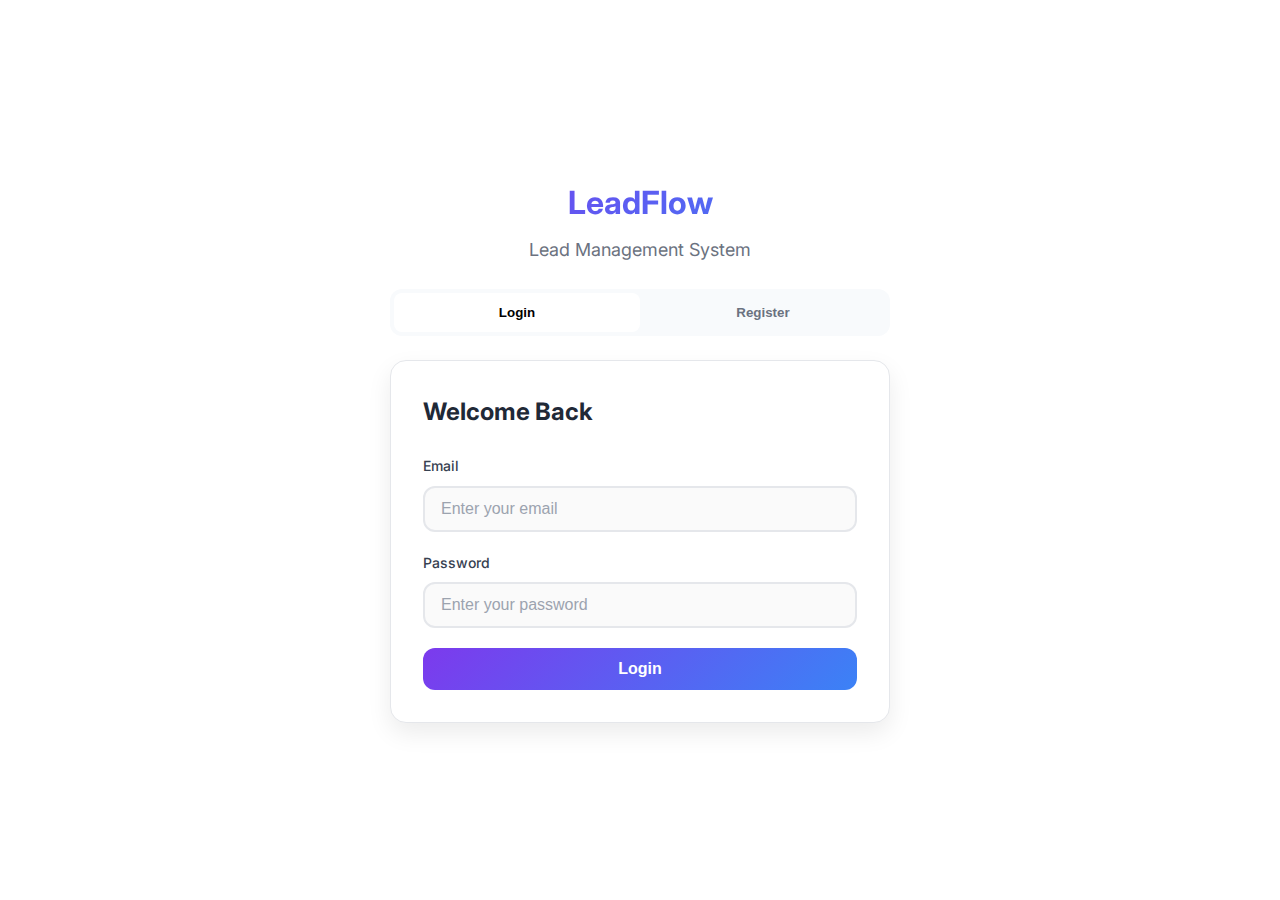
<file: dashboard.html>
<!DOCTYPE html>
<html lang="en">
<head>
    <meta charset="UTF-8">
    <meta name="viewport" content="width=device-width, initial-scale=1.0">
    <title>Lead Management System - Dashboard</title>
    <link rel="stylesheet" href="src/styles/global.css">
</head>
<body>
    <!-- Header -->
    <header class="header">
        <div class="container">
            <div class="header-content">
                <h1 class="logo">LeadFlow</h1>
                <div style="display: flex; gap: 16px; align-items: center;">
                    <a href="/submit-lead.html" class="btn btn-primary">+ Add Referral</a>
                    <button id="logoutBtn" class="btn btn-secondary">Logout</button>
                </div>
            </div>
        </div>
    </header>

    <div class="container" style="padding-top: 32px;">
        <!-- Loading State -->
        <div id="loadingState" class="text-center">
            <div class="spinner"></div>
            <p style="color: #6b7280; margin-top: 16px;">Loading dashboard...</p>
        </div>

        <!-- Main Content -->
        <div id="mainContent" class="hidden">
            <div style="display: grid; grid-template-columns: 2fr 1fr; gap: 32px; margin-bottom: 32px;">
                
                <!-- Left Column - My Leads -->
                <div>
                    <div style="background: white; border-radius: 16px; padding: 32px; box-shadow: 0 4px 6px rgba(0, 0, 0, 0.05);">
                        <div style="display: flex; justify-content: space-between; align-items: center; margin-bottom: 24px;">
                            <h2 style="font-size: 24px; font-weight: 700; color: #1f2937;">My Qualified Leads</h2>
                            <div id="leadCount" style="background: linear-gradient(135deg, #7c3aed 0%, #3b82f6 100%); color: white; padding: 8px 16px; border-radius: 20px; font-weight: 600; font-size: 14px;">
                                0 leads
                            </div>
                        </div>

                        <!-- Leads Table -->
                        <div id="leadsTableContainer">
                            <table class="table" id="leadsTable">
                                <thead>
                                    <tr>
                                        <th>Name</th>
                                        <th>Mobile</th>
                                        <th>Email</th>
                                        <th>Status</th>
                                        <th>Resume</th>
                                    </tr>
                                </thead>
                                <tbody id="leadsTableBody">
                                    <!-- Dynamic content -->
                                </tbody>
                            </table>
                            
                            <!-- Empty State -->
                            <div id="emptyLeadsState" class="text-center hidden" style="padding: 48px 24px;">
                                <div style="font-size: 48px; margin-bottom: 16px;">📋</div>
                                <h3 style="font-size: 18px; font-weight: 600; color: #374151; margin-bottom: 8px;">No leads yet</h3>
                                <p style="color: #6b7280; margin-bottom: 24px;">Start referring qualified candidates!</p>
                                <a href="/submit-lead.html" class="btn btn-primary">Add Your First Lead</a>
                            </div>
                        </div>
                    </div>
                </div>

                <!-- Right Column - Leaderboard -->
                <div>
                    <div style="background: white; border-radius: 16px; padding: 32px; box-shadow: 0 4px 6px rgba(0, 0, 0, 0.05);">
                        <h2 style="font-size: 20px; font-weight: 700; color: #1f2937; margin-bottom: 24px;">🏆 Top Referrers</h2>
                        
                        <div id="leaderboardContainer">
                            <!-- Dynamic leaderboard content -->
                        </div>

                        <!-- Empty Leaderboard State -->
                        <div id="emptyLeaderboardState" class="text-center hidden" style="padding: 24px;">
                            <div style="font-size: 32px; margin-bottom: 12px;">🏆</div>
                            <p style="color: #6b7280; font-size: 14px;">Leaderboard will appear here</p>
                        </div>
                    </div>
                </div>
            </div>
        </div>
    </div>

    <script src="src/utils/config.js"></script>
    <script src="src/utils/api.js"></script>
    <script src="src/utils/toast.js"></script>
    <script>
        // Check authentication on page load
        if (!checkAuth()) {
            // checkAuth redirects to login if no token
        }

        const loadingState = document.getElementById('loadingState');
        const mainContent = document.getElementById('mainContent');
        const leadCount = document.getElementById('leadCount');
        const leadsTableBody = document.getElementById('leadsTableBody');
        const leaderboardContainer = document.getElementById('leaderboardContainer');
        const emptyLeadsState = document.getElementById('emptyLeadsState');
        const emptyLeaderboardState = document.getElementById('emptyLeaderboardState');
        const leadsTable = document.getElementById('leadsTable');

        // Logout functionality
        document.getElementById('logoutBtn').addEventListener('click', logout);

        // Load dashboard data
        async function loadDashboard() {
            try {
                // Load leads and leaderboard in parallel
                const [dashboardData, leaderboardData] = await Promise.all([
                    apiClient.getDashboard(),
                    apiClient.getLeaderboard()
                ]);

                // Hide loading, show content
                loadingState.classList.add('hidden');
                mainContent.classList.remove('hidden');

                // Update lead count
                const leadsCount = dashboardData.leads ? dashboardData.leads.length : 0;
                leadCount.textContent = `${leadsCount} lead${leadsCount !== 1 ? 's' : ''}`;

                // Populate leads table
                if (leadsCount > 0) {
                    populateLeadsTable(dashboardData.leads);
                    leadsTable.classList.remove('hidden');
                    emptyLeadsState.classList.add('hidden');
                } else {
                    leadsTable.classList.add('hidden');
                    emptyLeadsState.classList.remove('hidden');
                }

                // Populate leaderboard
                if (leaderboardData.topReferrers && leaderboardData.topReferrers.length > 0) {
                    populateLeaderboard(leaderboardData.topReferrers);
                    leaderboardContainer.classList.remove('hidden');
                    emptyLeaderboardState.classList.add('hidden');
                } else {
                    leaderboardContainer.classList.add('hidden');
                    emptyLeaderboardState.classList.remove('hidden');
                }

            } catch (error) {
                loadingState.classList.add('hidden');
                mainContent.classList.remove('hidden');
                toast.error('Failed to load dashboard: ' + error.message);
            }
        }

        function populateLeadsTable(leads) {
            leadsTableBody.innerHTML = '';
            
            leads.forEach(lead => {
                const row = document.createElement('tr');
                
                // Status badge styling
                const statusClass = lead.status === 'qualified' ? 'success' : 
                                  lead.status === 'pending' ? 'warning' : 'error';
                
                row.innerHTML = `
                    <td style="font-weight: 500;">${lead.name}</td>
                    <td>${lead.mobile}</td>
                    <td>${lead.email}</td>
                    <td>
                        <span class="alert alert-${statusClass}" style="padding: 4px 12px; font-size: 12px; border-radius: 20px; border: none; margin: 0;">
                            ${lead.status}
                        </span>
                    </td>
                    <td>
                        ${lead.resumeUrl ? 
                            `<a href="${lead.resumeUrl}" target="_blank" class="btn btn-secondary" style="padding: 6px 12px; font-size: 12px; text-decoration: none;">
                                📄 View
                            </a>` : 
                            '<span style="color: #6b7280; font-size: 12px;">No resume</span>'
                        }
                    </td>
                `;
                
                leadsTableBody.appendChild(row);
            });
        }

        function populateLeaderboard(topReferrers) {
            leaderboardContainer.innerHTML = '';
            
            topReferrers.slice(0, 5).forEach((referrer, index) => {
                const item = document.createElement('div');
                item.style.cssText = `
                    display: flex;
                    align-items: center;
                    justify-content: space-between;
                    padding: 16px;
                    margin-bottom: 12px;
                    background: ${index === 0 ? 'linear-gradient(135deg, #fef3c7 0%, #fde68a 100%)' : '#f8fafc'};
                    border-radius: 12px;
                    border: 1px solid ${index === 0 ? '#f59e0b' : '#e5e7eb'};
                `;
                
                const medal = index === 0 ? '🥇' : index === 1 ? '🥈' : index === 2 ? '🥉' : `${index + 1}.`;
                
                item.innerHTML = `
                    <div style="display: flex; align-items: center; gap: 12px;">
                        <span style="font-size: 20px;">${medal}</span>
                        <div>
                            <div style="font-weight: 600; color: #1f2937;">${referrer.name}</div>
                            <div style="font-size: 12px; color: #6b7280;">${referrer.leadCount} lead${referrer.leadCount !== 1 ? 's' : ''}</div>
                        </div>
                    </div>
                    <div style="font-weight: 700; color: #7c3aed; font-size: 18px;">
                        ${referrer.leadCount}
                    </div>
                `;
                
                leaderboardContainer.appendChild(item);
            });
        }

        // Load dashboard on page load
        loadDashboard();

        // Add responsive styles for mobile
        const mediaQuery = window.matchMedia('(max-width: 768px)');
        
        function handleMobileView(e) {
            const grid = document.querySelector('[style*="grid-template-columns: 2fr 1fr"]');
            if (grid) {
                if (e.matches) {
                    grid.style.gridTemplateColumns = '1fr';
                } else {
                    grid.style.gridTemplateColumns = '2fr 1fr';
                }
            }
        }
        
        mediaQuery.addListener(handleMobileView);
        handleMobileView(mediaQuery);
    </script>
</body>
</html>
</file>
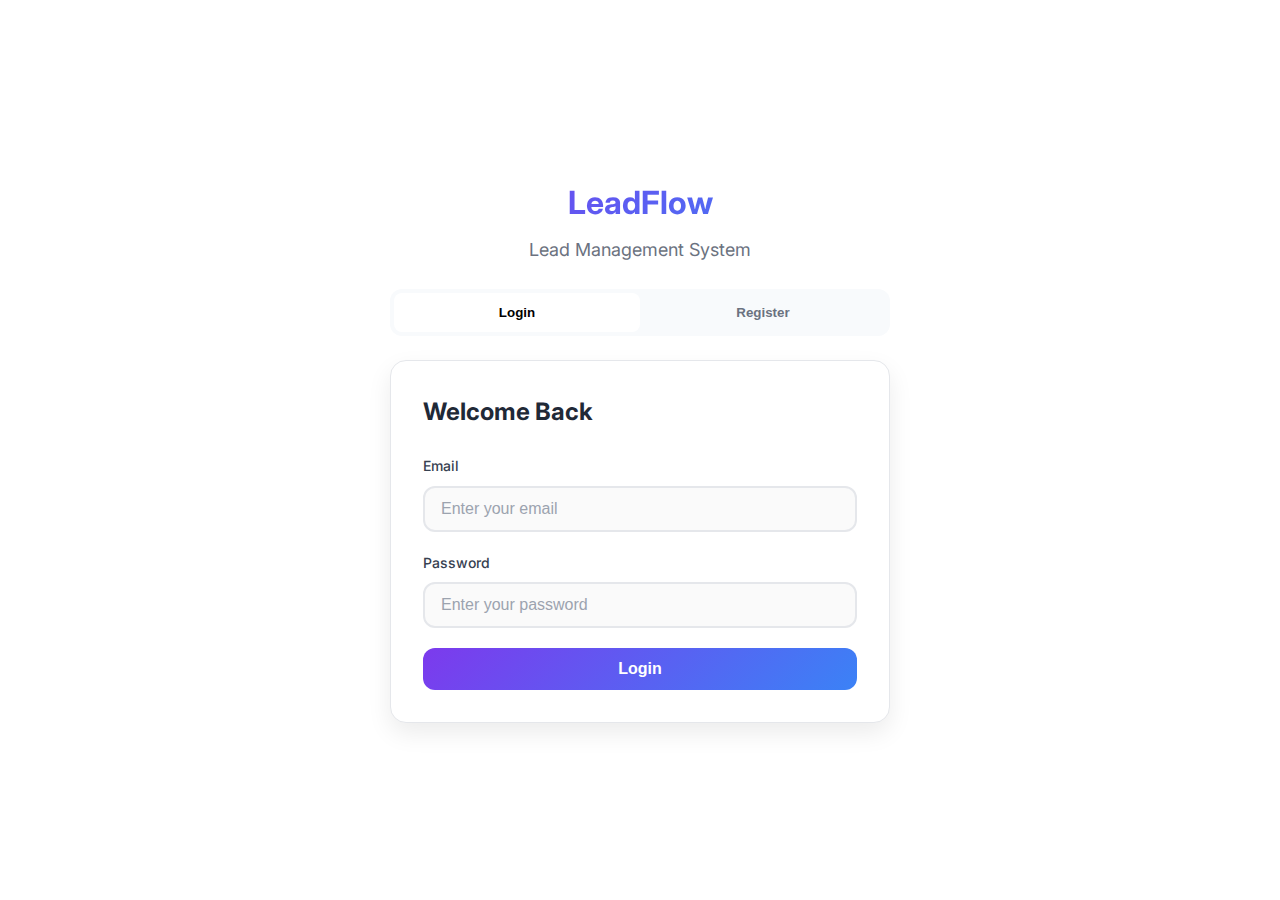
<file: login.html>
<!DOCTYPE html>
<html lang="en">
<head>
    <meta charset="UTF-8">
    <meta name="viewport" content="width=device-width, initial-scale=1.0">
    <title>Lead Management System - Login</title>
    <link rel="stylesheet" href="src/styles/global.css">
</head>
<body>
    <div class="container">
        <div style="min-height: 100vh; display: flex; align-items: center; justify-content: center; padding: 20px 0;">
            <div style="width: 100%; max-width: 500px;">
                <!-- Header -->
                <div class="text-center mb-6">
                    <h1 class="logo" style="font-size: 32px; margin-bottom: 8px;">LeadFlow</h1>
                    <p style="color: #6b7280; font-size: 18px;">Lead Management System</p>
                </div>

                <!-- Tab Navigation -->
                <div style="display: flex; margin-bottom: 24px; background: #f8fafc; border-radius: 12px; padding: 4px;">
                    <button id="loginTab" class="tab-button active" style="flex: 1; padding: 12px; background: white; border: none; border-radius: 8px; font-weight: 600; cursor: pointer; transition: all 0.2s;">
                        Login
                    </button>
                    <button id="registerTab" class="tab-button" style="flex: 1; padding: 12px; background: transparent; border: none; border-radius: 8px; font-weight: 600; cursor: pointer; transition: all 0.2s; color: #6b7280;">
                        Register
                    </button>
                </div>

                <!-- Login Form -->
                <div id="loginForm" class="form-card">
                    <h2 style="font-size: 24px; font-weight: 700; margin-bottom: 24px; color: #1f2937;">Welcome Back</h2>
                    
                    <form id="loginFormElement">
                        <div class="form-group">
                            <label for="loginEmail" class="form-label">Email</label>
                            <input type="email" id="loginEmail" class="form-input" placeholder="Enter your email" required>
                        </div>
                        
                        <div class="form-group">
                            <label for="loginPassword" class="form-label">Password</label>
                            <input type="password" id="loginPassword" class="form-input" placeholder="Enter your password" required>
                        </div>
                        
                        <button type="submit" class="btn btn-primary w-full">
                            <span id="loginBtnText">Login</span>
                            <div id="loginSpinner" class="spinner hidden" style="width: 20px; height: 20px; margin: 0 auto;"></div>
                        </button>
                    </form>
                </div>

                <!-- Register Form -->
                <div id="registerForm" class="form-card hidden">
                    <h2 style="font-size: 24px; font-weight: 700; margin-bottom: 24px; color: #1f2937;">Create Account</h2>
                    
                    <form id="registerFormElement">
                        <div class="form-group">
                            <label for="registerName" class="form-label">Name</label>
                            <input type="text" id="registerName" class="form-input" placeholder="Enter your full name" required>
                        </div>
                        
                        <div class="form-group">
                            <label for="registerEmail" class="form-label">Company Email</label>
                            <input type="email" id="registerEmail" class="form-input" placeholder="Enter your company email" required>
                        </div>
                        
                        <div class="form-group">
                            <label for="registerEmployeeId" class="form-label">Employee ID</label>
                            <input type="text" id="registerEmployeeId" class="form-input" placeholder="Enter your employee ID" required>
                        </div>
                        
                        <div class="form-group">
                            <label for="registerPassword" class="form-label">Password</label>
                            <input type="password" id="registerPassword" class="form-input" placeholder="Create a password" required>
                        </div>
                        
                        <button type="submit" class="btn btn-primary w-full">
                            <span id="registerBtnText">Register</span>
                            <div id="registerSpinner" class="spinner hidden" style="width: 20px; height: 20px; margin: 0 auto;"></div>
                        </button>
                    </form>
                </div>
            </div>
        </div>
    </div>

    <script src="src/utils/config.js"></script>
    <script src="src/utils/api.js"></script>
    <script src="src/utils/toast.js"></script>
    <script>
        // Tab switching functionality
        const loginTab = document.getElementById('loginTab');
        const registerTab = document.getElementById('registerTab');
        const loginForm = document.getElementById('loginForm');
        const registerForm = document.getElementById('registerForm');

        function showLogin() {
            loginTab.style.background = 'white';
            loginTab.style.color = '#1f2937';
            registerTab.style.background = 'transparent';
            registerTab.style.color = '#6b7280';
            loginForm.classList.remove('hidden');
            registerForm.classList.add('hidden');
        }

        function showRegister() {
            registerTab.style.background = 'white';
            registerTab.style.color = '#1f2937';
            loginTab.style.background = 'transparent';
            loginTab.style.color = '#6b7280';
            registerForm.classList.remove('hidden');
            loginForm.classList.add('hidden');
        }

        loginTab.addEventListener('click', showLogin);
        registerTab.addEventListener('click', showRegister);

        // Check if already logged in
        if (apiClient.getToken()) {
            window.location.href = '/dashboard.html';
        }

        // Login form submission
        document.getElementById('loginFormElement').addEventListener('submit', async (e) => {
            e.preventDefault();
            
            const email = document.getElementById('loginEmail').value;
            const password = document.getElementById('loginPassword').value;
            
            const btnText = document.getElementById('loginBtnText');
            const spinner = document.getElementById('loginSpinner');
            
            // Show loading state
            btnText.classList.add('hidden');
            spinner.classList.remove('hidden');
            
            try {
                const response = await apiClient.login(email, password);
                apiClient.setToken(response.token);
                toast.success('Login successful! Redirecting...');
                setTimeout(() => {
                    window.location.href = '/dashboard.html';
                }, 1000);
            } catch (error) {
                toast.error(error.message || 'Login failed. Please check your credentials.');
            } finally {
                // Reset loading state
                btnText.classList.remove('hidden');
                spinner.classList.add('hidden');
            }
        });

        // Register form submission
        document.getElementById('registerFormElement').addEventListener('submit', async (e) => {
            e.preventDefault();
            
            const fullName = document.getElementById('registerName').value;
            const email = document.getElementById('registerEmail').value;
            const employeeId = document.getElementById('registerEmployeeId').value;
            const password = document.getElementById('registerPassword').value;
            
            const btnText = document.getElementById('registerBtnText');
            const spinner = document.getElementById('registerSpinner');
            
            // Show loading state
            btnText.classList.add('hidden');
            spinner.classList.remove('hidden');
            
            try {
                const response = await apiClient.register(fullName, email, employeeId, password);
                apiClient.setToken(response.token);
                toast.success('Registration successful! Redirecting...');
                setTimeout(() => {
                    window.location.href = '/dashboard.html';
                }, 1000);
            } catch (error) {
                toast.error(error.message || 'Registration failed. Please try again.');
            } finally {
                // Reset loading state
                btnText.classList.remove('hidden');
                spinner.classList.add('hidden');
            }
        });
    </script>
</body>
</html>
</file>
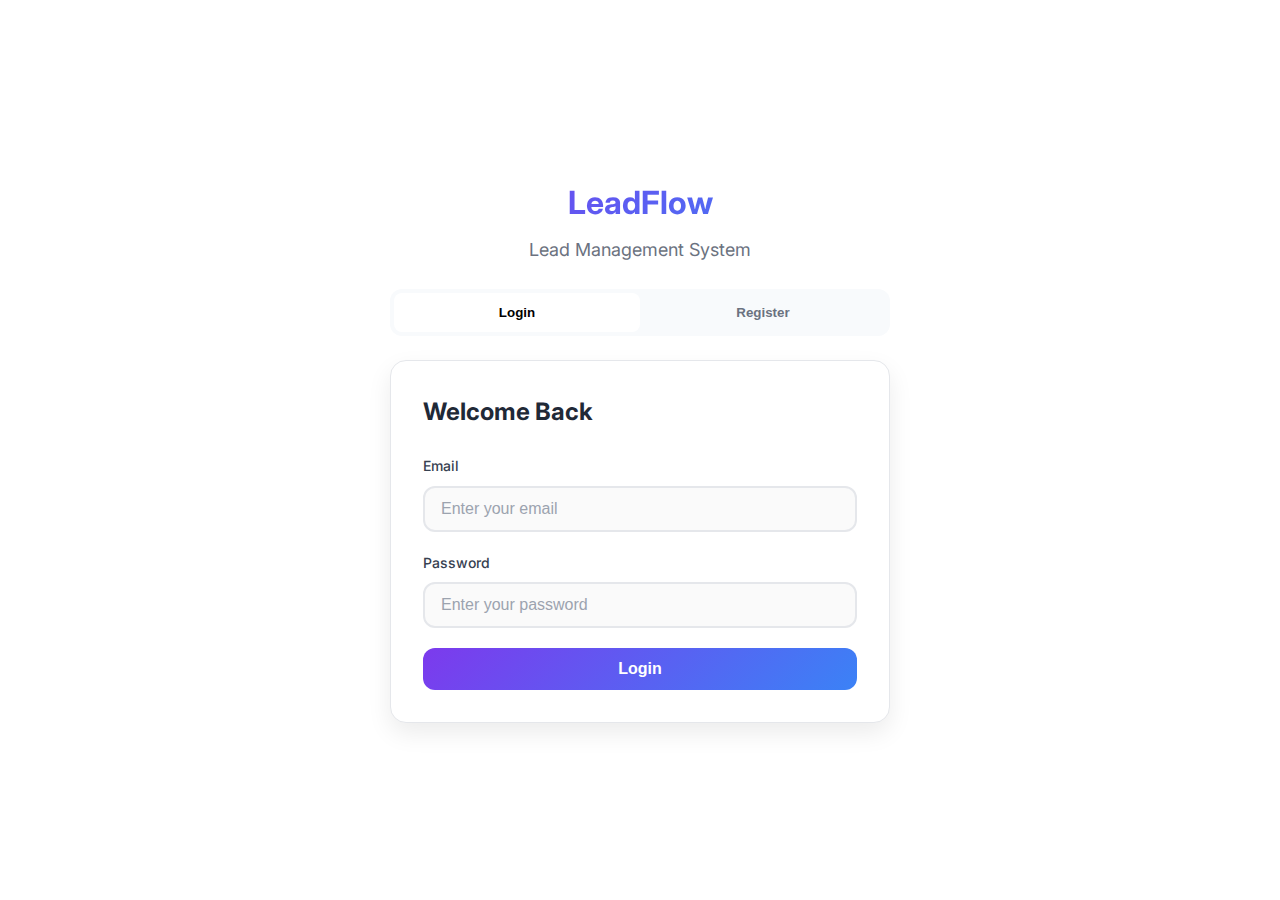
<file: submit-lead.html>
<!DOCTYPE html>
<html lang="en">
<head>
    <meta charset="UTF-8">
    <meta name="viewport" content="width=device-width, initial-scale=1.0">
    <title>Lead Management System - Add Referral</title>
    <link rel="stylesheet" href="src/styles/global.css">
</head>
<body>
    <!-- Header -->
    <header class="header">
        <div class="container">
            <div class="header-content">
                <h1 class="logo">LeadFlow</h1>
                <div style="display: flex; gap: 16px; align-items: center;">
                    <a href="/dashboard.html" class="btn btn-secondary">← Back to Dashboard</a>
                    <button id="logoutBtn" class="btn btn-secondary">Logout</button>
                </div>
            </div>
        </div>
    </header>

    <div class="container" style="padding: 32px 0;">
        <div style="max-width: 600px; margin: 0 auto;">
            <!-- Page Header -->
            <div class="text-center mb-6">
                <h1 style="font-size: 32px; font-weight: 700; color: #1f2937; margin-bottom: 12px;">Add New Referral</h1>
                <p style="font-size: 18px; color: #6b7280;">Refer qualified candidates and track your submissions</p>
            </div>

            <!-- Referral Form -->
            <div class="form-card">
                <form id="referralForm">
                    <div class="form-group">
                        <label for="candidateId" class="form-label">Candidate ID</label>
                        <input type="text" id="candidateId" class="form-input" placeholder="Enter unique candidate ID" required>
                        <div style="font-size: 12px; color: #6b7280; margin-top: 4px;">
                            This should be a unique identifier for the candidate
                        </div>
                    </div>

                    <div class="form-group">
                        <label for="candidateName" class="form-label">Name</label>
                        <input type="text" id="candidateName" class="form-input" placeholder="Enter candidate's full name" required>
                    </div>

                    <div class="form-group">
                        <label for="candidateMobile" class="form-label">Mobile</label>
                        <input type="tel" id="candidateMobile" class="form-input" placeholder="Enter mobile number" required>
                    </div>

                    <div class="form-group">
                        <label for="candidateEmail" class="form-label">Email</label>
                        <input type="email" id="candidateEmail" class="form-input" placeholder="Enter email address" required>
                    </div>

                    <div class="form-group">
                        <label for="resumeFile" class="form-label">Resume (PDF only)</label>
                        <div style="position: relative;">
                            <input type="file" id="resumeFile" accept=".pdf" required style="display: none;">
                            <button type="button" id="fileButton" class="form-input" style="text-align: left; cursor: pointer; display: flex; align-items: center; justify-content: space-between;">
                                <span id="fileButtonText" style="color: #9ca3af;">Choose PDF file...</span>
                                <span style="background: #f3f4f6; padding: 6px 12px; border-radius: 8px; font-size: 12px; font-weight: 500;">Browse</span>
                            </button>
                        </div>
                        <div style="font-size: 12px; color: #6b7280; margin-top: 4px;">
                            Upload candidate's resume in PDF format
                        </div>
                    </div>

                    <!-- File Upload Status -->
                    <div id="fileStatus" class="hidden" style="margin-bottom: 20px;"></div>

                    <button type="submit" id="submitBtn" class="btn btn-primary w-full" style="margin-top: 24px;">
                        <span id="submitBtnText">Submit Referral</span>
                        <div id="submitSpinner" class="spinner hidden" style="width: 20px; height: 20px; margin: 0 auto;"></div>
                    </button>
                </form>

                <!-- Success State -->
                <div id="successState" class="hidden text-center" style="padding: 48px 24px;">
                    <div style="font-size: 64px; margin-bottom: 24px;">🎉</div>
                    <h2 style="font-size: 24px; font-weight: 700; color: #1f2937; margin-bottom: 12px;">Referral Submitted!</h2>
                    <p style="color: #6b7280; margin-bottom: 32px;">Your referral has been submitted successfully and is being reviewed.</p>
                    <div style="display: flex; gap: 16px; justify-content: center;">
                        <button id="referAnother" class="btn btn-primary">Add Another Referral</button>
                        <a href="/dashboard.html" class="btn btn-secondary">Back to Dashboard</a>
                    </div>
                </div>
            </div>
        </div>
    </div>

    <script src="src/utils/config.js"></script>
    <script src="src/utils/api.js"></script>
    <script src="src/utils/toast.js"></script>
    <script>
        // Check authentication on page load
        if (!checkAuth()) {
            // checkAuth redirects to login if no token
        }

        // Logout functionality
        document.getElementById('logoutBtn').addEventListener('click', logout);

        // File upload handling
        const fileInput = document.getElementById('resumeFile');
        const fileButton = document.getElementById('fileButton');
        const fileButtonText = document.getElementById('fileButtonText');
        const fileStatus = document.getElementById('fileStatus');

        fileButton.addEventListener('click', () => {
            fileInput.click();
        });

        fileInput.addEventListener('change', (e) => {
            const file = e.target.files[0];
            if (file) {
                // Validate file type
                if (file.type !== 'application/pdf') {
                    fileStatus.innerHTML = '<div class="alert alert-error">Please select a PDF file only.</div>';
                    fileStatus.classList.remove('hidden');
                    fileInput.value = '';
                    fileButtonText.textContent = 'Choose PDF file...';
                    fileButtonText.style.color = '#9ca3af';
                    return;
                }

                // Validate file size (max 10MB)
                if (file.size > 10 * 1024 * 1024) {
                    fileStatus.innerHTML = '<div class="alert alert-error">File size must be less than 10MB.</div>';
                    fileStatus.classList.remove('hidden');
                    fileInput.value = '';
                    fileButtonText.textContent = 'Choose PDF file...';
                    fileButtonText.style.color = '#9ca3af';
                    return;
                }

                // Show selected file
                fileButtonText.textContent = file.name;
                fileButtonText.style.color = '#374151';
                fileStatus.innerHTML = '<div class="alert alert-success">✓ PDF file selected successfully</div>';
                fileStatus.classList.remove('hidden');
            }
        });

        // Form submission
        document.getElementById('referralForm').addEventListener('submit', async (e) => {
            e.preventDefault();

            // Get form data
            const candidateId = document.getElementById('candidateId').value.trim();
            const candidateName = document.getElementById('candidateName').value.trim();
            const candidateMobile = document.getElementById('candidateMobile').value.trim();
            const candidateEmail = document.getElementById('candidateEmail').value.trim();
            const resumeFile = document.getElementById('resumeFile').files[0];

            // Validate required fields
            if (!candidateId || !candidateName || !candidateMobile || !candidateEmail) {
                toast.error('Please fill in all required fields.');
                return;
            }

            if (!resumeFile) {
                toast.error('Please upload a resume PDF file.');
                return;
            }

            // Show loading state
            const submitBtn = document.getElementById('submitBtn');
            const submitBtnText = document.getElementById('submitBtnText');
            const submitSpinner = document.getElementById('submitSpinner');

            submitBtn.disabled = true;
            submitBtnText.classList.add('hidden');
            submitSpinner.classList.remove('hidden');

            try {
                // Prepare form data
                const formData = new FormData();
                formData.append('candidateId', candidateId);
                formData.append('name', candidateName);
                formData.append('mobile', candidateMobile);
                formData.append('email', candidateEmail);
                formData.append('resume', resumeFile);

                // Submit referral
                await apiClient.submitLead(formData);
                
                // Show success message
                toast.success('Referral submitted successfully!');
                
                // Hide form and show success state
                document.getElementById('referralForm').classList.add('hidden');
                document.getElementById('successState').classList.remove('hidden');

            } catch (error) {
                toast.error(error.message || 'Failed to submit referral. Please try again.');
            } finally {
                // Reset loading state
                submitBtn.disabled = false;
                submitBtnText.classList.remove('hidden');
                submitSpinner.classList.add('hidden');
            }
        });

        // Refer another candidate
        document.getElementById('referAnother').addEventListener('click', () => {
            // Reset form
            document.getElementById('referralForm').reset();
            fileButtonText.textContent = 'Choose PDF file...';
            fileButtonText.style.color = '#9ca3af';
            fileStatus.classList.add('hidden');
            
            // Show form again
            document.getElementById('referralForm').classList.remove('hidden');
            document.getElementById('successState').classList.add('hidden');
        });
    </script>
</body>
</html>
</file>
<file: src/styles/global.css>
/* Global styles for Lead Referral System */
@import url('https://fonts.googleapis.com/css2?family=Inter:wght@300;400;500;600;700&display=swap');

* {
  margin: 0;
  padding: 0;
  box-sizing: border-box;
}

body {
  font-family: 'Inter', -apple-system, BlinkMacSystemFont, 'Segoe UI', sans-serif;
  background-color: #ffffff;
  color: #1f2937;
  line-height: 1.6;
}

.container {
  max-width: 1200px;
  margin: 0 auto;
  padding: 0 20px;
}

/* Form Styles */
.form-card {
  background: white;
  border-radius: 16px;
  padding: 32px;
  box-shadow: 0 10px 25px rgba(0, 0, 0, 0.08);
  border: 1px solid #e5e7eb;
}

.form-group {
  margin-bottom: 20px;
}

.form-label {
  display: block;
  margin-bottom: 8px;
  font-weight: 500;
  color: #374151;
  font-size: 14px;
}

.form-input {
  width: 100%;
  padding: 12px 16px;
  border: 2px solid #e5e7eb;
  border-radius: 12px;
  font-size: 16px;
  transition: all 0.2s ease;
  background-color: #fafafa;
}

.form-input:focus {
  outline: none;
  border-color: #7c3aed;
  background-color: white;
  box-shadow: 0 0 0 3px rgba(124, 58, 237, 0.1);
}

.form-input::placeholder {
  color: #9ca3af;
}

/* Button Styles */
.btn {
  padding: 12px 24px;
  border: none;
  border-radius: 12px;
  font-size: 16px;
  font-weight: 600;
  cursor: pointer;
  transition: all 0.2s ease;
  text-decoration: none;
  display: inline-block;
  text-align: center;
}

.btn-primary {
  background: linear-gradient(135deg, #7c3aed 0%, #3b82f6 100%);
  color: white;
}

.btn-primary:hover {
  transform: translateY(-2px);
  box-shadow: 0 8px 25px rgba(124, 58, 237, 0.3);
}

.btn-secondary {
  background: #f3f4f6;
  color: #374151;
  border: 2px solid #e5e7eb;
}

.btn-secondary:hover {
  background: #e5e7eb;
}

.btn-danger {
  background: #ef4444;
  color: white;
}

.btn-danger:hover {
  background: #dc2626;
}

/* Alert/Toast Styles */
.alert {
  padding: 16px 20px;
  border-radius: 12px;
  margin-bottom: 20px;
  font-weight: 500;
  border-left: 4px solid;
}

.alert-success {
  background-color: #ecfdf5;
  color: #065f46;
  border-left-color: #10b981;
}

.alert-error {
  background-color: #fef2f2;
  color: #991b1b;
  border-left-color: #ef4444;
}

.alert-warning {
  background-color: #fffbeb;
  color: #92400e;
  border-left-color: #f59e0b;
}

/* Loading Spinner */
.spinner {
  border: 3px solid #f3f4f6;
  border-top: 3px solid #7c3aed;
  border-radius: 50%;
  width: 40px;
  height: 40px;
  animation: spin 1s linear infinite;
  margin: 20px auto;
}

@keyframes spin {
  0% { transform: rotate(0deg); }
  100% { transform: rotate(360deg); }
}

/* Table Styles */
.table {
  width: 100%;
  border-collapse: collapse;
  background: white;
  border-radius: 12px;
  overflow: hidden;
  box-shadow: 0 4px 6px rgba(0, 0, 0, 0.05);
}

.table th,
.table td {
  padding: 16px;
  text-align: left;
  border-bottom: 1px solid #e5e7eb;
}

.table th {
  background-color: #f8fafc;
  font-weight: 600;
  color: #374151;
}

.table tr:hover {
  background-color: #f9fafb;
}

/* Header Styles */
.header {
  background: white;
  border-bottom: 1px solid #e5e7eb;
  padding: 16px 0;
  box-shadow: 0 2px 4px rgba(0, 0, 0, 0.04);
}

.header-content {
  display: flex;
  justify-content: space-between;
  align-items: center;
}

.logo {
  font-size: 24px;
  font-weight: 700;
  background: linear-gradient(135deg, #7c3aed 0%, #3b82f6 100%);
  -webkit-background-clip: text;
  -webkit-text-fill-color: transparent;
  background-clip: text;
}

/* Responsive Design */
@media (max-width: 768px) {
  .container {
    padding: 0 16px;
  }
  
  .form-card {
    padding: 24px;
    margin: 16px 0;
  }
  
  .btn {
    width: 100%;
    margin-bottom: 12px;
  }
  
  .table {
    font-size: 14px;
  }
  
  .table th,
  .table td {
    padding: 12px 8px;
  }
}

/* Utility Classes */
.text-center { text-align: center; }
.text-right { text-align: right; }
.mb-4 { margin-bottom: 16px; }
.mb-6 { margin-bottom: 24px; }
.mt-4 { margin-top: 16px; }
.mt-6 { margin-top: 24px; }
.hidden { display: none; }
.flex { display: flex; }
.justify-between { justify-content: space-between; }
.items-center { align-items: center; }
.w-full { width: 100%; }
</file>
